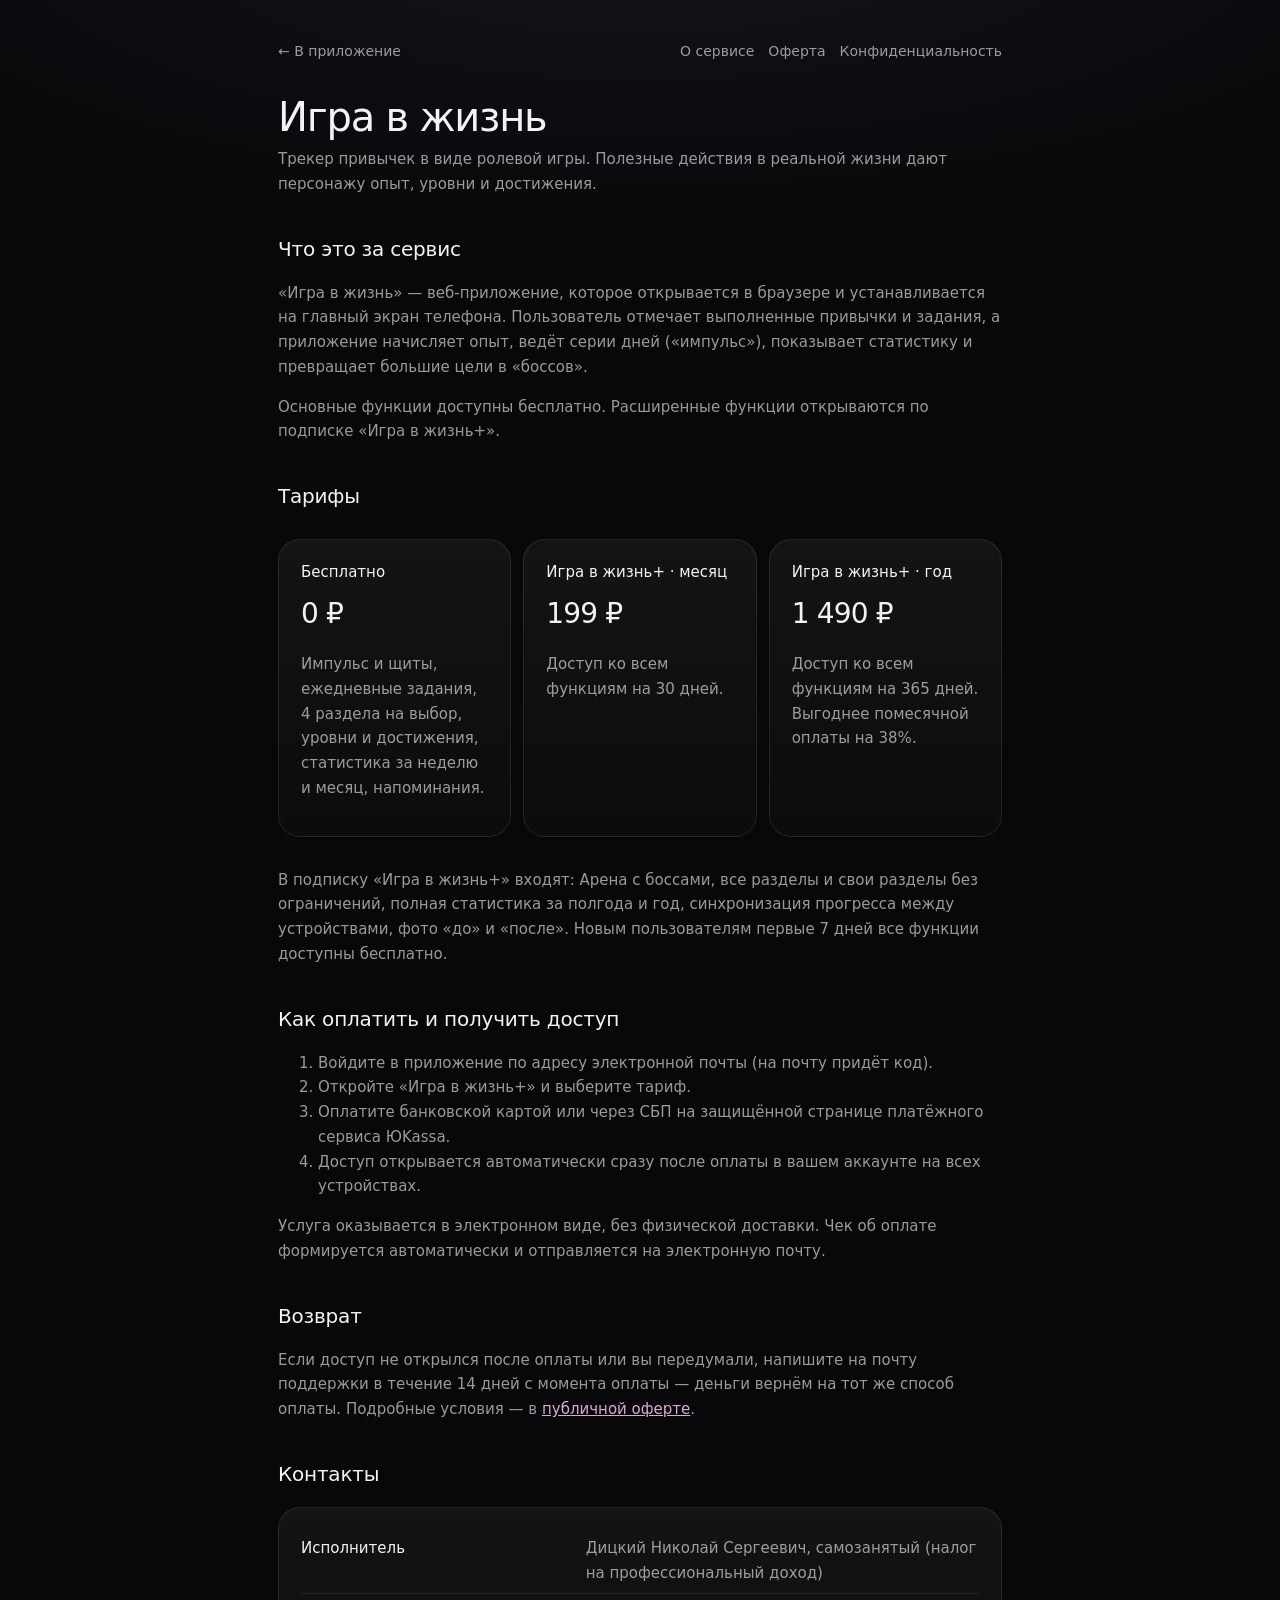
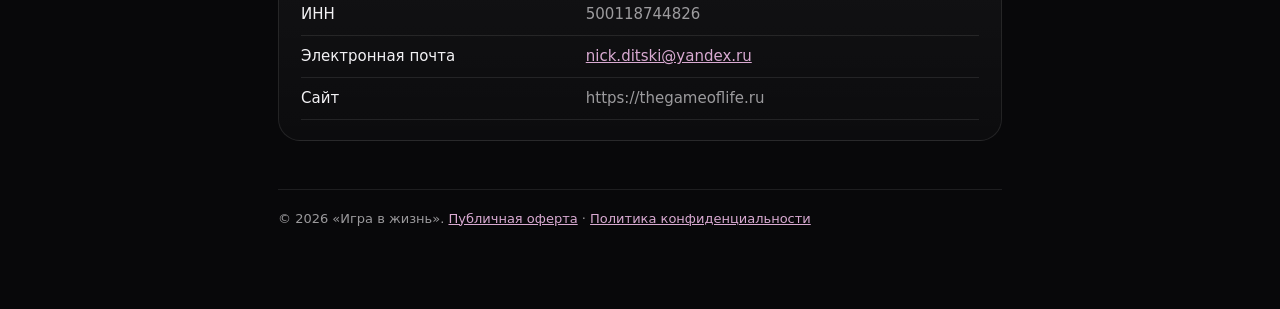
<file: Игра в жизнь 3.0/legal/about.html>
<!doctype html>
<html lang="ru">
<head>
  <meta charset="utf-8">
  <meta name="viewport" content="width=device-width, initial-scale=1">
  <title>О сервисе и тарифы — Игра в жизнь</title>
  <meta name="description" content="Игра в жизнь — трекер привычек в виде ролевой игры. Описание сервиса, тарифы, оплата и контакты.">
  <link rel="icon" type="image/svg+xml" href="../icons/icon.svg">
  <link rel="stylesheet" href="legal.css">
</head>
<body>
<main>
  <div class="top">
    <a href="../">← В приложение</a>
    <nav class="docs"><a href="about.html">О сервисе</a><a href="offer.html">Оферта</a><a href="privacy.html">Конфиденциальность</a></nav>
  </div>

  <h1>Игра в жизнь</h1>
  <p class="sub">Трекер привычек в виде ролевой игры. Полезные действия в реальной жизни дают персонажу опыт, уровни и достижения.</p>

  <h2>Что это за сервис</h2>
  <p>«Игра в жизнь» — веб-приложение, которое открывается в браузере и устанавливается на главный экран телефона. Пользователь отмечает выполненные привычки и задания, а приложение начисляет опыт, ведёт серии дней («импульс»), показывает статистику и превращает большие цели в «боссов».</p>
  <p>Основные функции доступны бесплатно. Расширенные функции открываются по подписке «Игра в жизнь+».</p>

  <h2>Тарифы</h2>
  <div class="prices">
    <div class="card price"><span>Бесплатно</span><b>0 ₽</b><p>Импульс и щиты, ежедневные задания, 4 раздела на выбор, уровни и достижения, статистика за неделю и месяц, напоминания.</p></div>
    <div class="card price"><span>Игра в жизнь+ · месяц</span><b>199 ₽</b><p>Доступ ко всем функциям на 30 дней.</p></div>
    <div class="card price"><span>Игра в жизнь+ · год</span><b>1 490 ₽</b><p>Доступ ко всем функциям на 365 дней. Выгоднее помесячной оплаты на 38%.</p></div>
  </div>
  <p>В подписку «Игра в жизнь+» входят: Арена с боссами, все разделы и свои разделы без ограничений, полная статистика за полгода и год, синхронизация прогресса между устройствами, фото «до» и «после». Новым пользователям первые 7 дней все функции доступны бесплатно.</p>

  <h2>Как оплатить и получить доступ</h2>
  <ol>
    <li>Войдите в приложение по адресу электронной почты (на почту придёт код).</li>
    <li>Откройте «Игра в жизнь+» и выберите тариф.</li>
    <li>Оплатите банковской картой или через СБП на защищённой странице платёжного сервиса ЮKassa.</li>
    <li>Доступ открывается автоматически сразу после оплаты в вашем аккаунте на всех устройствах.</li>
  </ol>
  <p>Услуга оказывается в электронном виде, без физической доставки. Чек об оплате формируется автоматически и отправляется на электронную почту.</p>

  <h2>Возврат</h2>
  <p>Если доступ не открылся после оплаты или вы передумали, напишите на почту поддержки в течение 14 дней с момента оплаты — деньги вернём на тот же способ оплаты. Подробные условия — в <a href="offer.html">публичной оферте</a>.</p>

  <h2>Контакты</h2>
  <div class="card">
    <table>
      <tr><td>Исполнитель</td><td>Дицкий Николай Сергеевич, самозанятый (налог на профессиональный доход)</td></tr>
      <tr><td>ИНН</td><td>500118744826</td></tr>
      <tr><td>Электронная почта</td><td><a href="mailto:nick.ditski@yandex.ru">nick.ditski@yandex.ru</a></td></tr>
      <tr><td>Сайт</td><td>https://thegameoflife.ru</td></tr>
    </table>
  </div>

  <footer>© 2026 «Игра в жизнь». <a href="offer.html">Публичная оферта</a> · <a href="privacy.html">Политика конфиденциальности</a></footer>
</main>
</body>
</html>
</file>
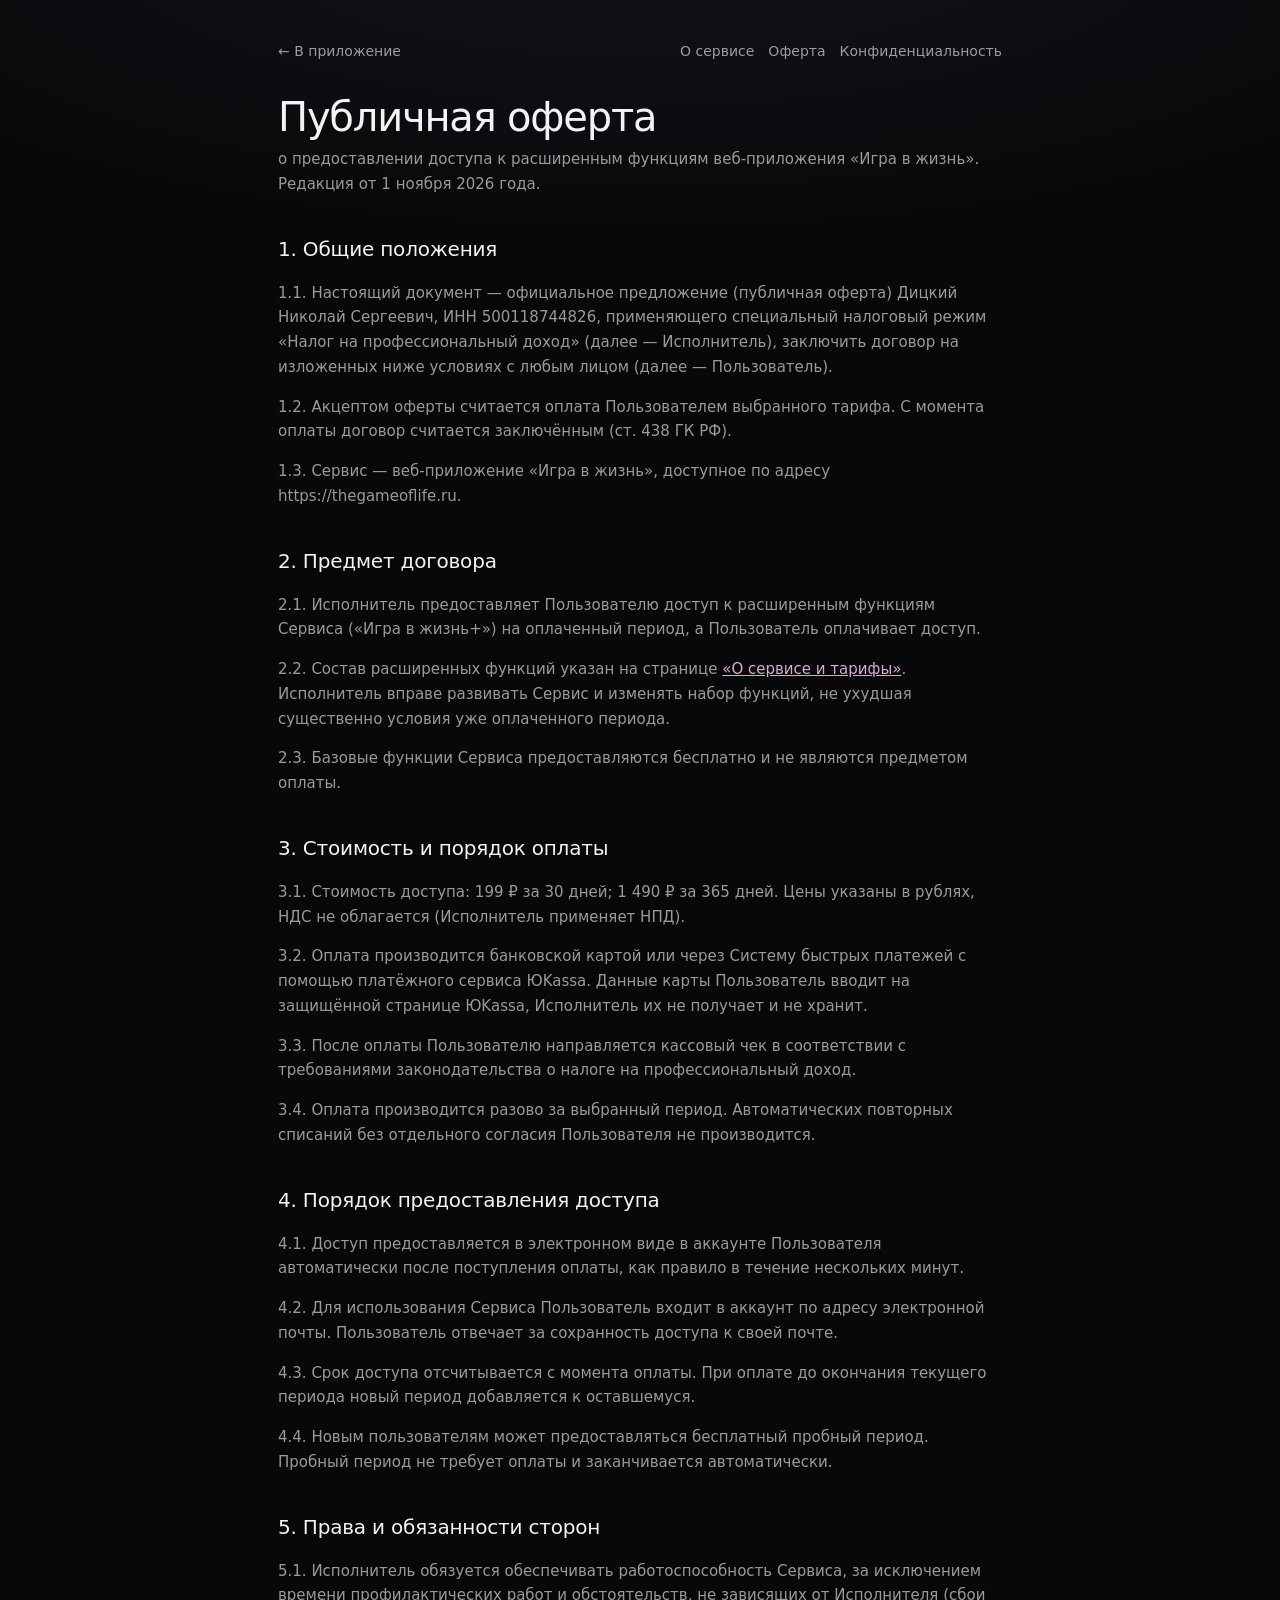
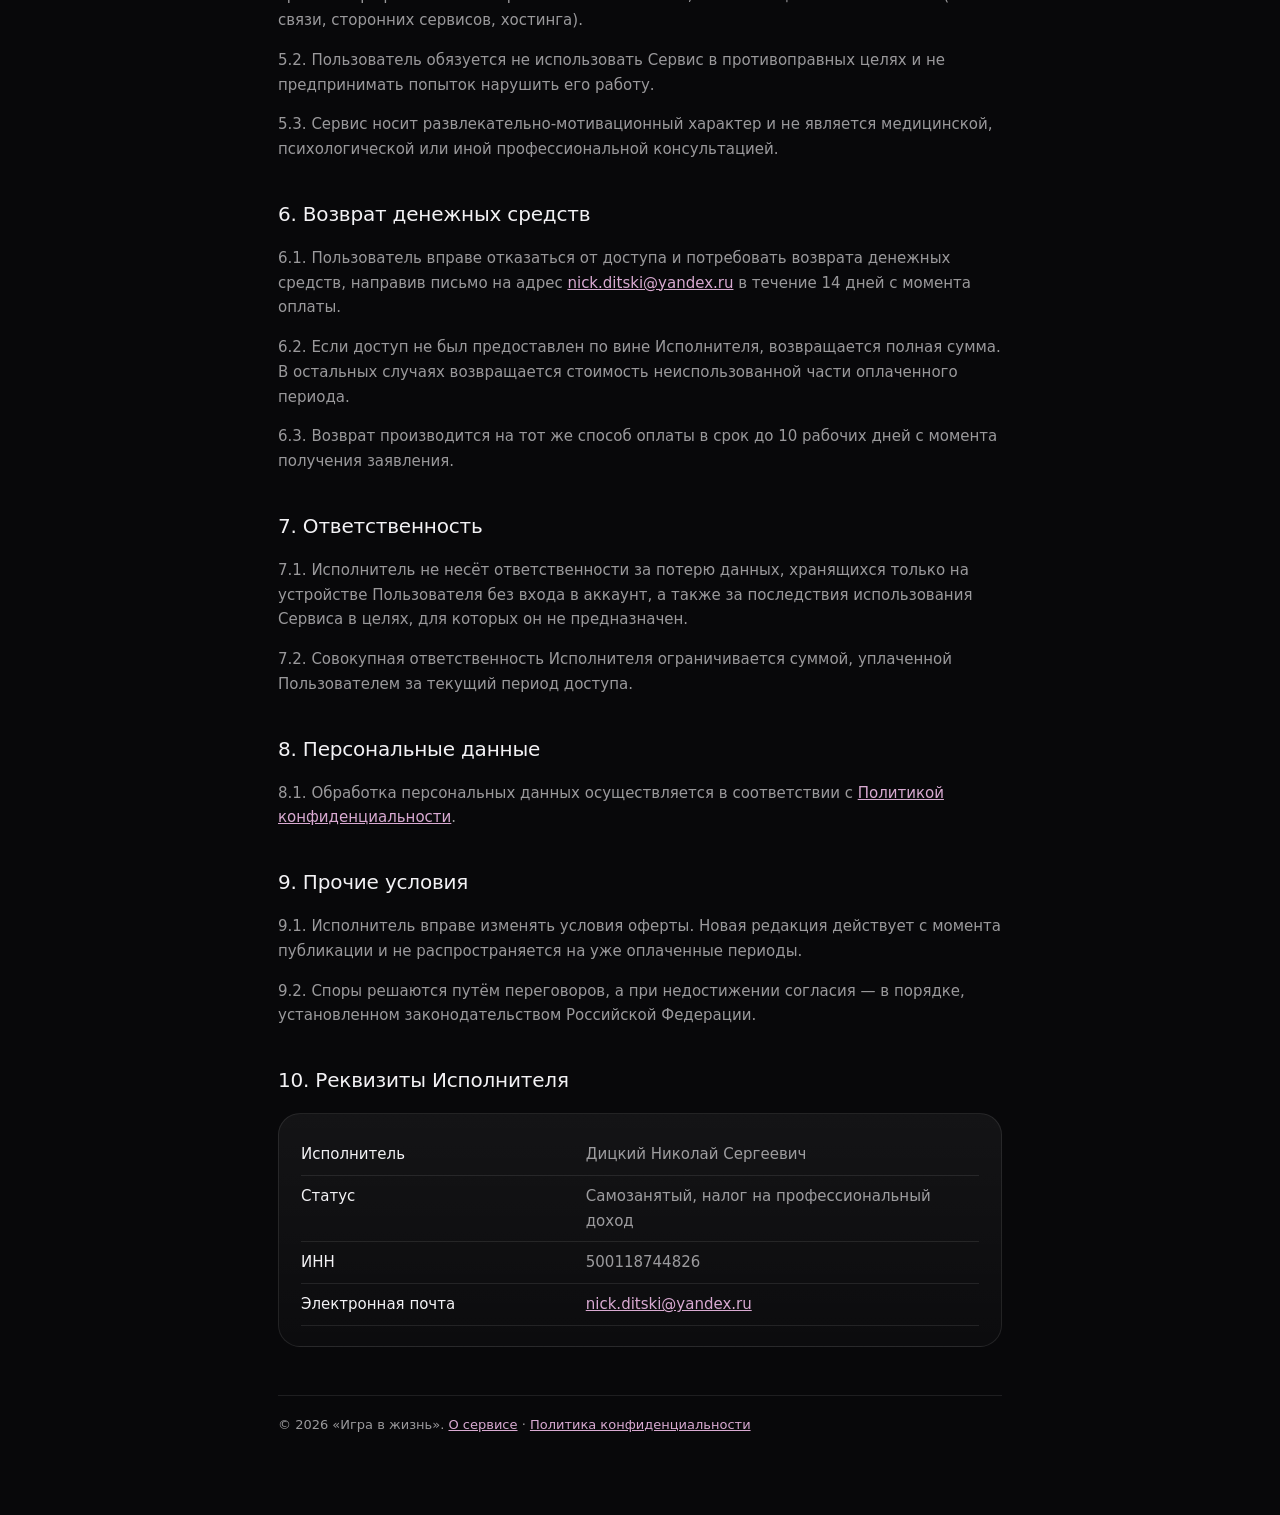
<file: Игра в жизнь 3.0/legal/offer.html>
<!doctype html>
<html lang="ru">
<head>
  <meta charset="utf-8">
  <meta name="viewport" content="width=device-width, initial-scale=1">
  <title>Публичная оферта — Игра в жизнь</title>
  <link rel="icon" type="image/svg+xml" href="../icons/icon.svg">
  <link rel="stylesheet" href="legal.css">
</head>
<body>
<main>
  <div class="top">
    <a href="../">← В приложение</a>
    <nav class="docs"><a href="about.html">О сервисе</a><a href="offer.html">Оферта</a><a href="privacy.html">Конфиденциальность</a></nav>
  </div>

  <h1>Публичная оферта</h1>
  <p class="sub">о предоставлении доступа к расширенным функциям веб-приложения «Игра в жизнь». Редакция от 1 ноября 2026 года.</p>

  <h2>1. Общие положения</h2>
  <p>1.1. Настоящий документ — официальное предложение (публичная оферта) Дицкий Николай Сергеевич, ИНН 500118744826, применяющего специальный налоговый режим «Налог на профессиональный доход» (далее — Исполнитель), заключить договор на изложенных ниже условиях с любым лицом (далее — Пользователь).</p>
  <p>1.2. Акцептом оферты считается оплата Пользователем выбранного тарифа. С момента оплаты договор считается заключённым (ст. 438 ГК РФ).</p>
  <p>1.3. Сервис — веб-приложение «Игра в жизнь», доступное по адресу https://thegameoflife.ru.</p>

  <h2>2. Предмет договора</h2>
  <p>2.1. Исполнитель предоставляет Пользователю доступ к расширенным функциям Сервиса («Игра в жизнь+») на оплаченный период, а Пользователь оплачивает доступ.</p>
  <p>2.2. Состав расширенных функций указан на странице <a href="about.html">«О сервисе и тарифы»</a>. Исполнитель вправе развивать Сервис и изменять набор функций, не ухудшая существенно условия уже оплаченного периода.</p>
  <p>2.3. Базовые функции Сервиса предоставляются бесплатно и не являются предметом оплаты.</p>

  <h2>3. Стоимость и порядок оплаты</h2>
  <p>3.1. Стоимость доступа: 199 ₽ за 30 дней; 1 490 ₽ за 365 дней. Цены указаны в рублях, НДС не облагается (Исполнитель применяет НПД).</p>
  <p>3.2. Оплата производится банковской картой или через Систему быстрых платежей с помощью платёжного сервиса ЮKassa. Данные карты Пользователь вводит на защищённой странице ЮKassa, Исполнитель их не получает и не хранит.</p>
  <p>3.3. После оплаты Пользователю направляется кассовый чек в соответствии с требованиями законодательства о налоге на профессиональный доход.</p>
  <p>3.4. Оплата производится разово за выбранный период. Автоматических повторных списаний без отдельного согласия Пользователя не производится.</p>

  <h2>4. Порядок предоставления доступа</h2>
  <p>4.1. Доступ предоставляется в электронном виде в аккаунте Пользователя автоматически после поступления оплаты, как правило в течение нескольких минут.</p>
  <p>4.2. Для использования Сервиса Пользователь входит в аккаунт по адресу электронной почты. Пользователь отвечает за сохранность доступа к своей почте.</p>
  <p>4.3. Срок доступа отсчитывается с момента оплаты. При оплате до окончания текущего периода новый период добавляется к оставшемуся.</p>
  <p>4.4. Новым пользователям может предоставляться бесплатный пробный период. Пробный период не требует оплаты и заканчивается автоматически.</p>

  <h2>5. Права и обязанности сторон</h2>
  <p>5.1. Исполнитель обязуется обеспечивать работоспособность Сервиса, за исключением времени профилактических работ и обстоятельств, не зависящих от Исполнителя (сбои связи, сторонних сервисов, хостинга).</p>
  <p>5.2. Пользователь обязуется не использовать Сервис в противоправных целях и не предпринимать попыток нарушить его работу.</p>
  <p>5.3. Сервис носит развлекательно-мотивационный характер и не является медицинской, психологической или иной профессиональной консультацией.</p>

  <h2>6. Возврат денежных средств</h2>
  <p>6.1. Пользователь вправе отказаться от доступа и потребовать возврата денежных средств, направив письмо на адрес <a href="mailto:nick.ditski@yandex.ru">nick.ditski@yandex.ru</a> в течение 14 дней с момента оплаты.</p>
  <p>6.2. Если доступ не был предоставлен по вине Исполнителя, возвращается полная сумма. В остальных случаях возвращается стоимость неиспользованной части оплаченного периода.</p>
  <p>6.3. Возврат производится на тот же способ оплаты в срок до 10 рабочих дней с момента получения заявления.</p>

  <h2>7. Ответственность</h2>
  <p>7.1. Исполнитель не несёт ответственности за потерю данных, хранящихся только на устройстве Пользователя без входа в аккаунт, а также за последствия использования Сервиса в целях, для которых он не предназначен.</p>
  <p>7.2. Совокупная ответственность Исполнителя ограничивается суммой, уплаченной Пользователем за текущий период доступа.</p>

  <h2>8. Персональные данные</h2>
  <p>8.1. Обработка персональных данных осуществляется в соответствии с <a href="privacy.html">Политикой конфиденциальности</a>.</p>

  <h2>9. Прочие условия</h2>
  <p>9.1. Исполнитель вправе изменять условия оферты. Новая редакция действует с момента публикации и не распространяется на уже оплаченные периоды.</p>
  <p>9.2. Споры решаются путём переговоров, а при недостижении согласия — в порядке, установленном законодательством Российской Федерации.</p>

  <h2>10. Реквизиты Исполнителя</h2>
  <div class="card">
    <table>
      <tr><td>Исполнитель</td><td>Дицкий Николай Сергеевич</td></tr>
      <tr><td>Статус</td><td>Самозанятый, налог на профессиональный доход</td></tr>
      <tr><td>ИНН</td><td>500118744826</td></tr>
      <tr><td>Электронная почта</td><td><a href="mailto:nick.ditski@yandex.ru">nick.ditski@yandex.ru</a></td></tr>
    </table>
  </div>

  <footer>© 2026 «Игра в жизнь». <a href="about.html">О сервисе</a> · <a href="privacy.html">Политика конфиденциальности</a></footer>
</main>
</body>
</html>
</file>
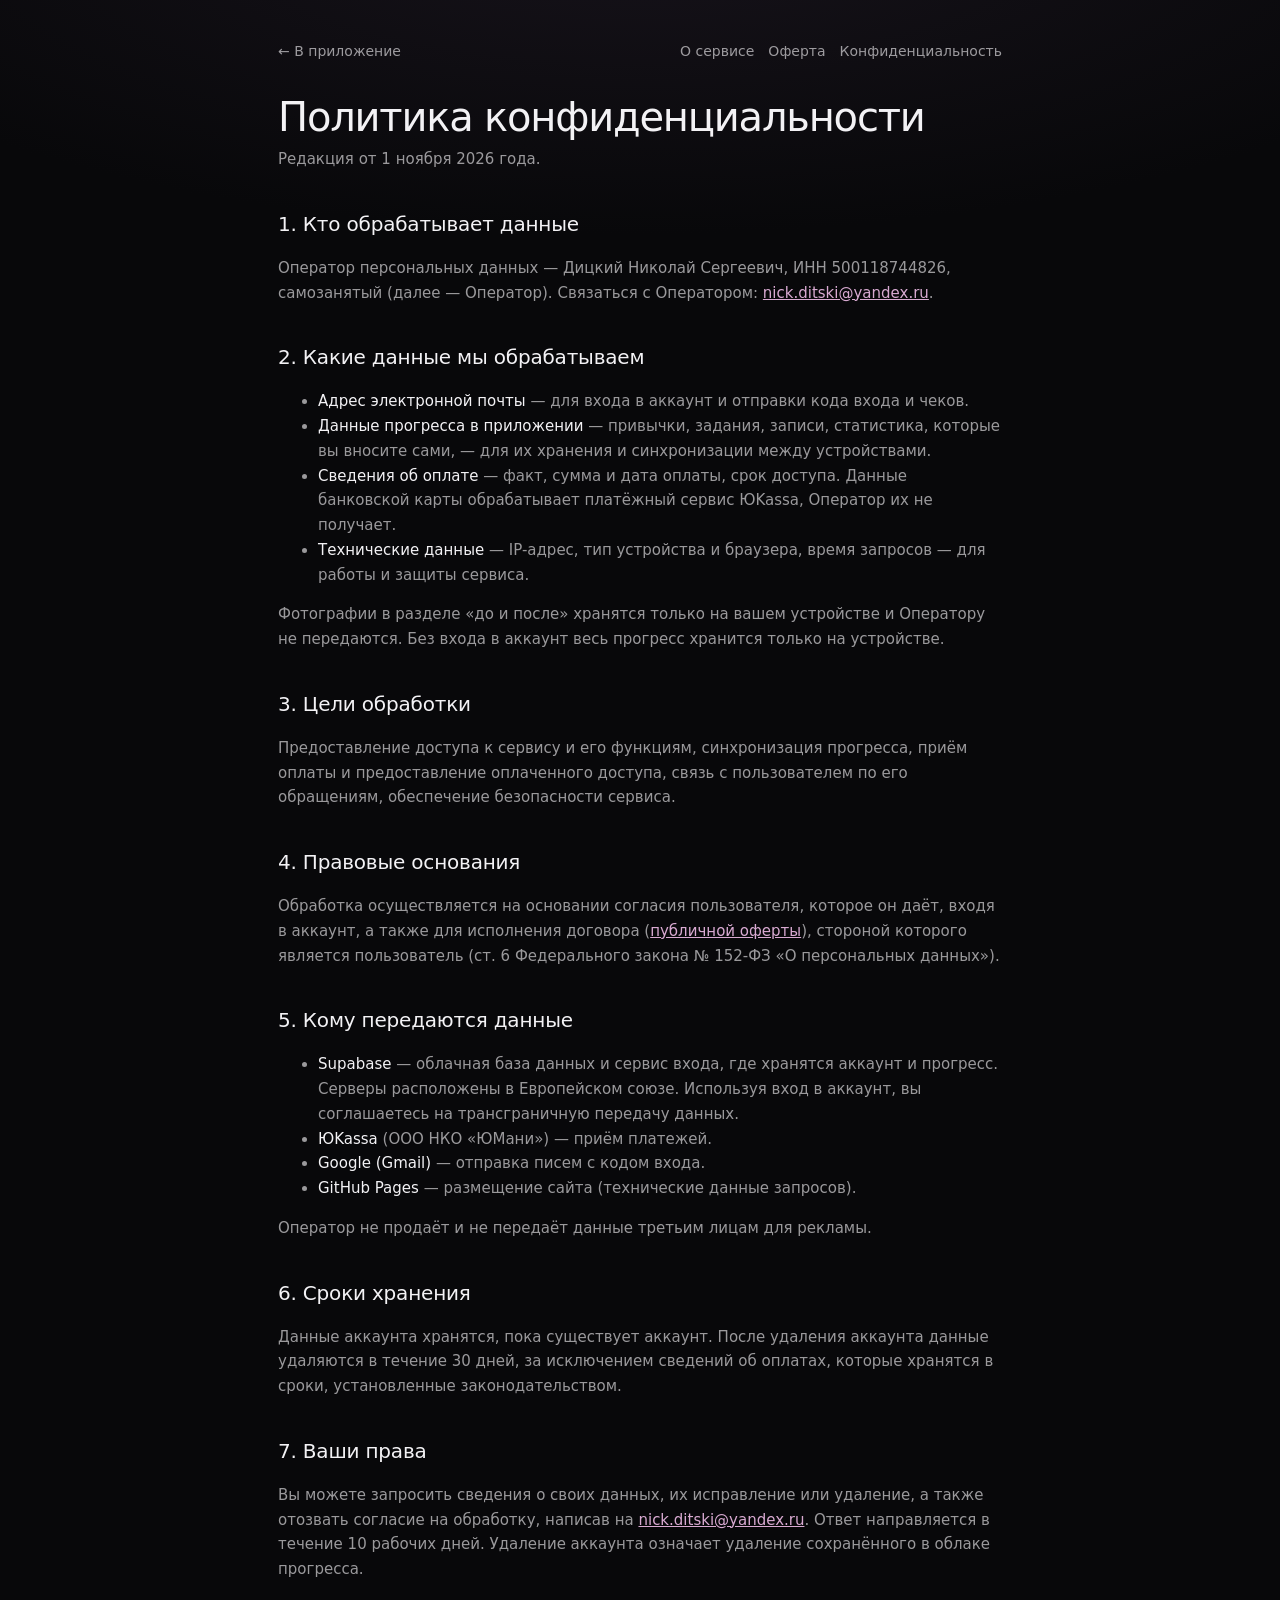
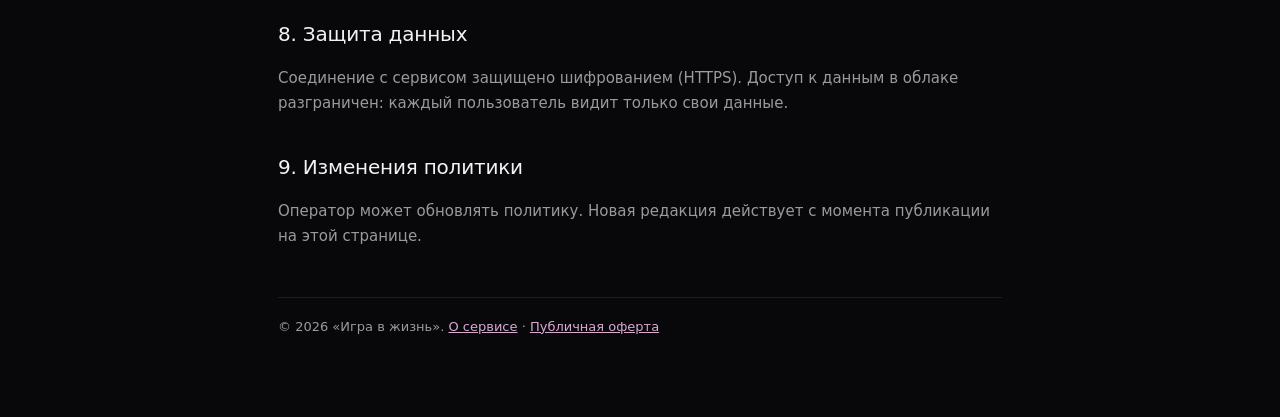
<file: Игра в жизнь 3.0/legal/privacy.html>
<!doctype html>
<html lang="ru">
<head>
  <meta charset="utf-8">
  <meta name="viewport" content="width=device-width, initial-scale=1">
  <title>Политика конфиденциальности — Игра в жизнь</title>
  <link rel="icon" type="image/svg+xml" href="../icons/icon.svg">
  <link rel="stylesheet" href="legal.css">
</head>
<body>
<main>
  <div class="top">
    <a href="../">← В приложение</a>
    <nav class="docs"><a href="about.html">О сервисе</a><a href="offer.html">Оферта</a><a href="privacy.html">Конфиденциальность</a></nav>
  </div>

  <h1>Политика конфиденциальности</h1>
  <p class="sub">Редакция от 1 ноября 2026 года.</p>

  <h2>1. Кто обрабатывает данные</h2>
  <p>Оператор персональных данных — Дицкий Николай Сергеевич, ИНН 500118744826, самозанятый (далее — Оператор). Связаться с Оператором: <a href="mailto:nick.ditski@yandex.ru">nick.ditski@yandex.ru</a>.</p>

  <h2>2. Какие данные мы обрабатываем</h2>
  <ul>
    <li><b>Адрес электронной почты</b> — для входа в аккаунт и отправки кода входа и чеков.</li>
    <li><b>Данные прогресса в приложении</b> — привычки, задания, записи, статистика, которые вы вносите сами, — для их хранения и синхронизации между устройствами.</li>
    <li><b>Сведения об оплате</b> — факт, сумма и дата оплаты, срок доступа. Данные банковской карты обрабатывает платёжный сервис ЮKassa, Оператор их не получает.</li>
    <li><b>Технические данные</b> — IP-адрес, тип устройства и браузера, время запросов — для работы и защиты сервиса.</li>
  </ul>
  <p>Фотографии в разделе «до и после» хранятся только на вашем устройстве и Оператору не передаются. Без входа в аккаунт весь прогресс хранится только на устройстве.</p>

  <h2>3. Цели обработки</h2>
  <p>Предоставление доступа к сервису и его функциям, синхронизация прогресса, приём оплаты и предоставление оплаченного доступа, связь с пользователем по его обращениям, обеспечение безопасности сервиса.</p>

  <h2>4. Правовые основания</h2>
  <p>Обработка осуществляется на основании согласия пользователя, которое он даёт, входя в аккаунт, а также для исполнения договора (<a href="offer.html">публичной оферты</a>), стороной которого является пользователь (ст. 6 Федерального закона № 152-ФЗ «О персональных данных»).</p>

  <h2>5. Кому передаются данные</h2>
  <ul>
    <li><b>Supabase</b> — облачная база данных и сервис входа, где хранятся аккаунт и прогресс. Серверы расположены в Европейском союзе. Используя вход в аккаунт, вы соглашаетесь на трансграничную передачу данных.</li>
    <li><b>ЮKassa</b> (ООО НКО «ЮМани») — приём платежей.</li>
    <li><b>Google (Gmail)</b> — отправка писем с кодом входа.</li>
    <li><b>GitHub Pages</b> — размещение сайта (технические данные запросов).</li>
  </ul>
  <p>Оператор не продаёт и не передаёт данные третьим лицам для рекламы.</p>

  <h2>6. Сроки хранения</h2>
  <p>Данные аккаунта хранятся, пока существует аккаунт. После удаления аккаунта данные удаляются в течение 30 дней, за исключением сведений об оплатах, которые хранятся в сроки, установленные законодательством.</p>

  <h2>7. Ваши права</h2>
  <p>Вы можете запросить сведения о своих данных, их исправление или удаление, а также отозвать согласие на обработку, написав на <a href="mailto:nick.ditski@yandex.ru">nick.ditski@yandex.ru</a>. Ответ направляется в течение 10 рабочих дней. Удаление аккаунта означает удаление сохранённого в облаке прогресса.</p>

  <h2>8. Защита данных</h2>
  <p>Соединение с сервисом защищено шифрованием (HTTPS). Доступ к данным в облаке разграничен: каждый пользователь видит только свои данные.</p>

  <h2>9. Изменения политики</h2>
  <p>Оператор может обновлять политику. Новая редакция действует с момента публикации на этой странице.</p>

  <footer>© 2026 «Игра в жизнь». <a href="about.html">О сервисе</a> · <a href="offer.html">Публичная оферта</a></footer>
</main>
</body>
</html>
</file>
<file: Игра в жизнь 3.0/legal/legal.css>
/* Общий стиль страниц с документами */
:root { color-scheme: dark; --bg: #08080a; --text: #f3f2f5; --muted: rgba(243,242,245,.62); --line: rgba(255,255,255,.09); --accent: #d9aad2; }
* { box-sizing: border-box; }
body { margin: 0; background: radial-gradient(120% 60% at 50% -10%, #17131b, var(--bg) 60%) fixed, var(--bg); color: var(--text);
  font: 15px/1.65 'Inter', system-ui, -apple-system, 'Segoe UI', Roboto, sans-serif; -webkit-font-smoothing: antialiased; }
main { max-width: 760px; margin: 0 auto; padding: 40px 18px 80px; }
.top { display: flex; align-items: center; justify-content: space-between; gap: 12px; margin-bottom: 32px; flex-wrap: wrap; }
.top a { color: var(--muted); text-decoration: none; font-size: 14px; }
.top a:hover { color: var(--text); }
nav.docs { display: flex; gap: 14px; flex-wrap: wrap; }
h1 { font-weight: 500; font-size: clamp(28px, 5vw, 40px); letter-spacing: -.03em; line-height: 1.1; margin: 0 0 8px; }
h2 { font-weight: 500; font-size: 20px; letter-spacing: -.01em; margin: 36px 0 10px; }
p, li { color: var(--muted); }
strong, b { color: var(--text); font-weight: 500; }
a { color: var(--accent); }
.sub { color: var(--muted); margin: 0 0 24px; }
.card { background: linear-gradient(180deg, rgba(255,255,255,.05), rgba(255,255,255,.02)); border: 1px solid var(--line); border-radius: 22px; padding: 20px 22px; margin: 16px 0; }
.prices { display: grid; grid-template-columns: repeat(auto-fit, minmax(200px, 1fr)); gap: 12px; }
.price b { display: block; font-size: 28px; font-weight: 300; letter-spacing: -.03em; margin: 6px 0; }
.fill { background: rgba(240,200,144,.12); color: #f0c890; border: 1px dashed rgba(240,200,144,.5); border-radius: 6px; padding: 0 6px; }
table { width: 100%; border-collapse: collapse; }
td { padding: 8px 0; border-bottom: 1px solid var(--line); vertical-align: top; color: var(--muted); }
td:first-child { color: var(--text); width: 42%; padding-right: 12px; }
footer { margin-top: 48px; padding-top: 18px; border-top: 1px solid var(--line); color: var(--muted); font-size: 13px; }
</file>
